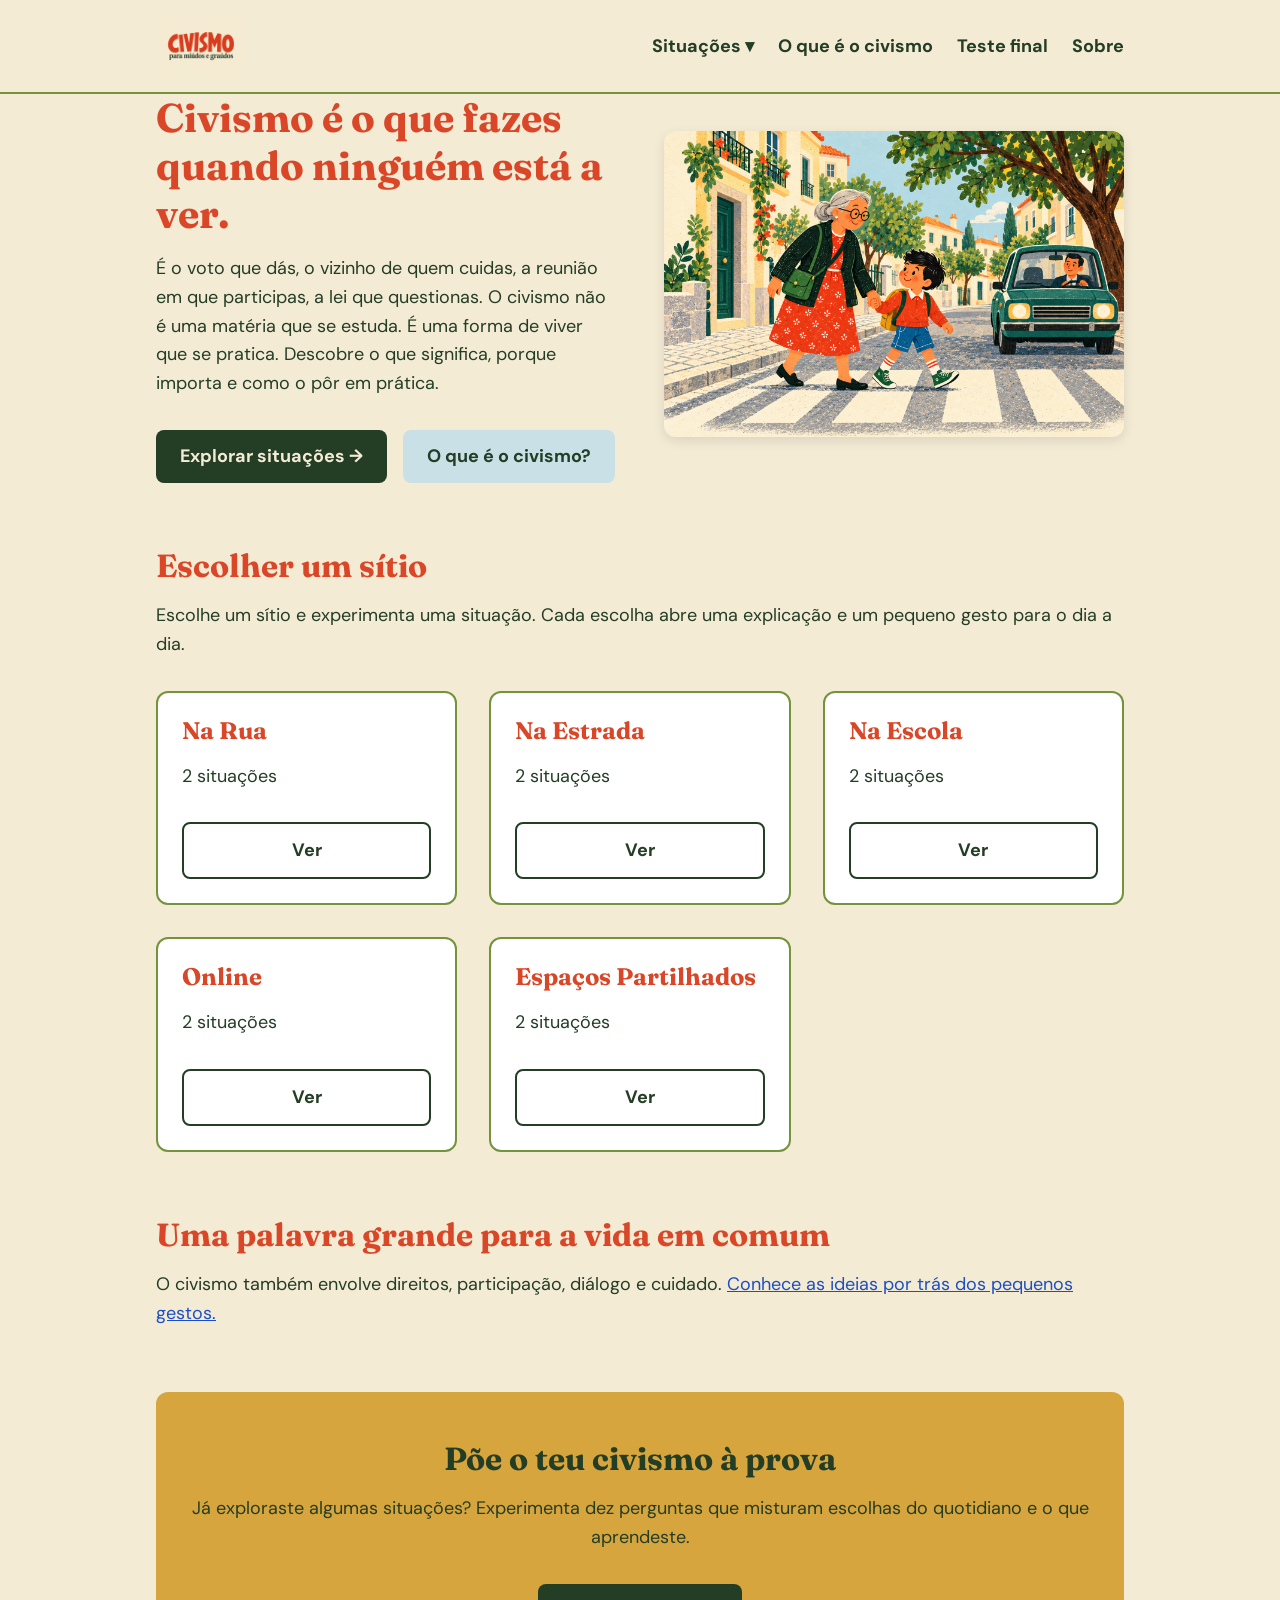
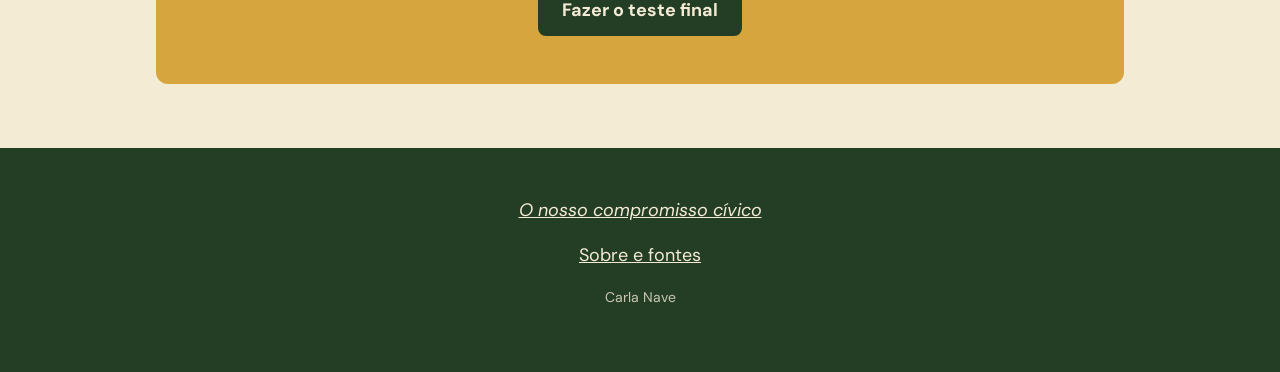
<file: index.html>
<!DOCTYPE html>
<html lang="pt-PT">
<head>
  <meta charset="UTF-8">
  <meta name="viewport" content="width=device-width, initial-scale=1.0">
  <title>Civismo - Início</title>
  <link rel="stylesheet" href="css/estilos.css">
</head>
<body>

  <header>
    <div class="container header-content">
      <a href="index.html" class="logo"><img src="imagens/logo-civismo.png" alt="Logótipo Civismo para miúdos e graúdos"></a>
      <button class="menu-toggle" aria-expanded="false" aria-controls="menu-principal">Menu</button>
      <nav>
        <ul id="menu-principal">
          <li>
            <button class="submenu-toggle" aria-expanded="false" aria-controls="submenu-situacoes">Situações</button>
            <ul class="submenu" id="submenu-situacoes">
              <li><a href="na-rua.html">Na Rua</a></li>
              <li><a href="na-estrada.html">Na Estrada</a></li>
              <li><a href="na-escola.html">Na Escola</a></li>
              <li><a href="online.html">Online</a></li>
              <li><a href="espacos-partilhados.html">Espaços Partilhados</a></li>
            </ul>
          </li>
          <li><a href="o-que-e-civismo.html">O que é o civismo</a></li>
          <li><a href="teste-final.html">Teste final</a></li>
          <li><a href="sobre.html">Sobre</a></li>
        </ul>
      </nav>
    </div>
  </header>

  <main class="container">
    <section class="hero">
      <div>
        <h1>Civismo é o que fazes quando ninguém está a ver.</h1>
        <p>É o voto que dás, o vizinho de quem cuidas, a reunião em que participas, a lei que questionas. O civismo não é uma matéria que se estuda. É uma forma de viver que se pratica. Descobre o que significa, porque importa e como o pôr em prática.</p>
        <div class="hero-botoes">
          <a href="situacoes.html" class="btn btn-verde">Explorar situações →</a>
          <a href="o-que-e-civismo.html" class="btn btn-azul">O que é o civismo?</a>
        </div>
      </div>
      <div>
        <img src="imagens/hero-atravessar.png" alt="Um menino ajuda uma senhora mais velha a atravessar a estrada na passadeira.">
      </div>
    </section>

    <section>
      <h2>Escolher um sítio</h2>
      <p>Escolhe um sítio e experimenta uma situação. Cada escolha abre uma explicação e um pequeno gesto para o dia a dia.</p>
      <div class="grelha-cartoes">
        <div class="cartao">
          <div><h3>Na Rua</h3><p>2 situações</p></div>
          <a href="na-rua.html" class="btn btn-outline" style="margin-top:1rem;">Ver</a>
        </div>
        <div class="cartao">
          <div><h3>Na Estrada</h3><p>2 situações</p></div>
          <a href="na-estrada.html" class="btn btn-outline" style="margin-top:1rem;">Ver</a>
        </div>
        <div class="cartao">
          <div><h3>Na Escola</h3><p>2 situações</p></div>
          <a href="na-escola.html" class="btn btn-outline" style="margin-top:1rem;">Ver</a>
        </div>
        <div class="cartao">
          <div><h3>Online</h3><p>2 situações</p></div>
          <a href="online.html" class="btn btn-outline" style="margin-top:1rem;">Ver</a>
        </div>
        <div class="cartao">
          <div><h3>Espaços Partilhados</h3><p>2 situações</p></div>
          <a href="espacos-partilhados.html" class="btn btn-outline" style="margin-top:1rem;">Ver</a>
        </div>
      </div>
    </section>

    <section style="margin-top: 4rem;">
      <h2>Uma palavra grande para a vida em comum</h2>
      <p>O civismo também envolve direitos, participação, diálogo e cuidado. <a href="o-que-e-civismo.html">Conhece as ideias por trás dos pequenos gestos.</a></p>
    </section>

    <section style="margin-top: 4rem; text-align: center; background: var(--mostarda); padding: 3rem 1rem; border-radius: 12px;">
      <h2 style="color: var(--verde-tinta);">Põe o teu civismo à prova</h2>
      <p>Já exploraste algumas situações? Experimenta dez perguntas que misturam escolhas do quotidiano e o que aprendeste.</p>
      <a href="teste-final.html" class="btn btn-verde" style="margin-top: 1rem;">Fazer o teste final</a>
    </section>
  </main>

  <footer>
    <div class="container">
      <p class="compromisso"><a href="o-que-e-civismo.html#compromisso">O nosso compromisso cívico</a></p>
      <p><a href="sobre.html#fontes">Sobre e fontes</a></p>
      <p class="creditos">Carla Nave</p>
    </div>
  </footer>

  <script src="js/menu.js"></script>
</body>
</html>
</file>
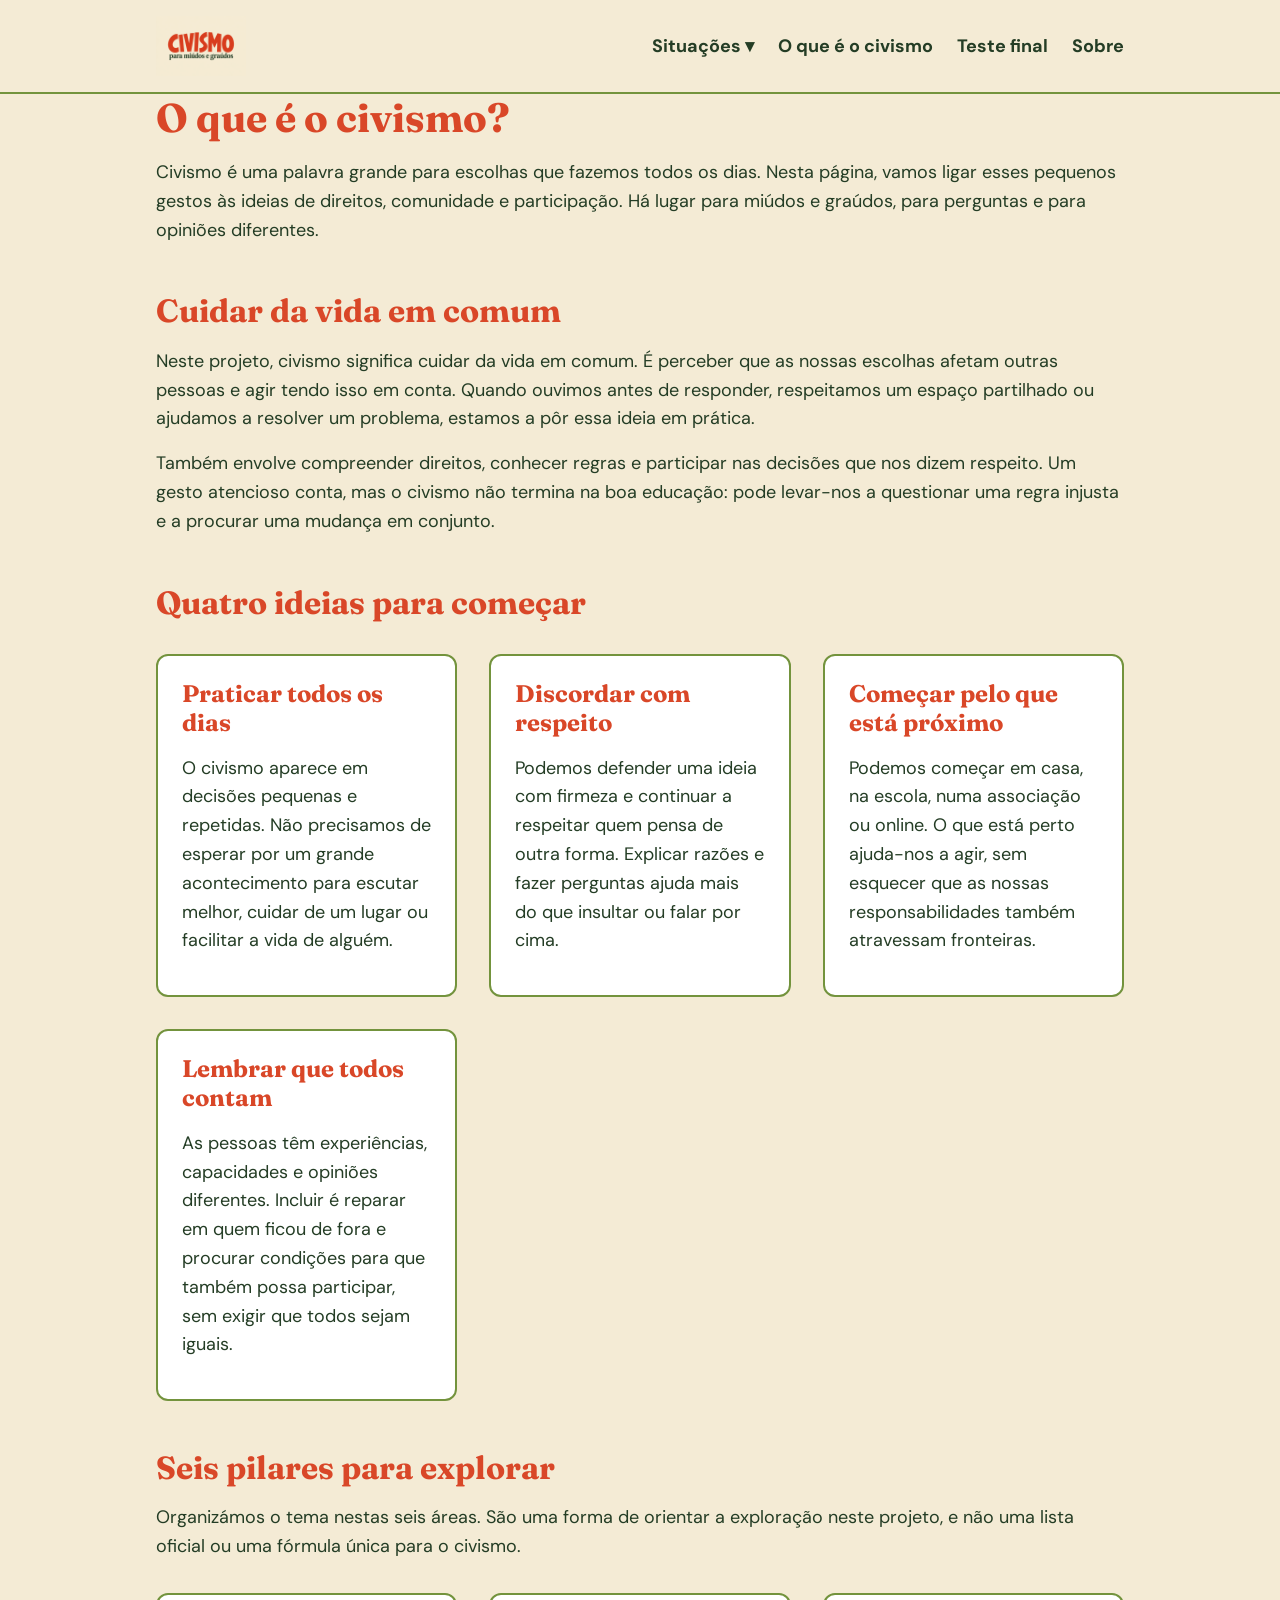
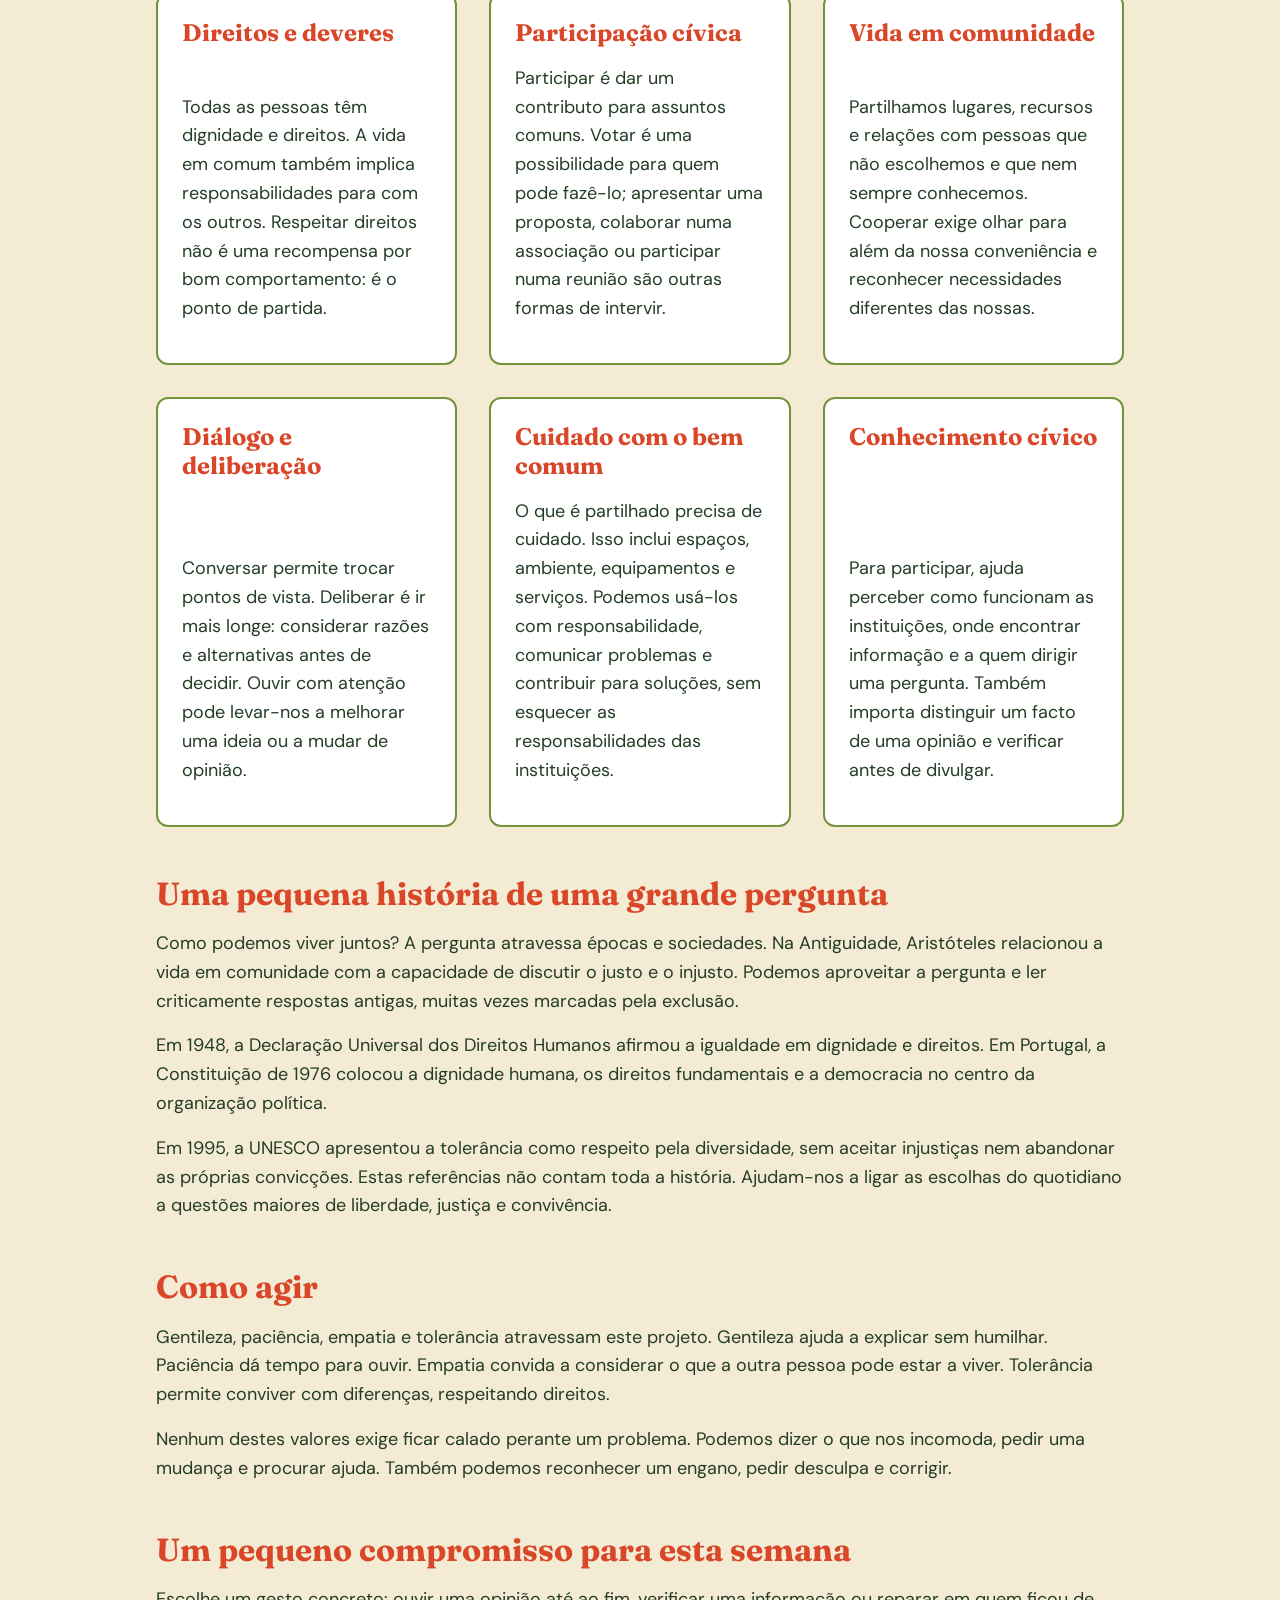
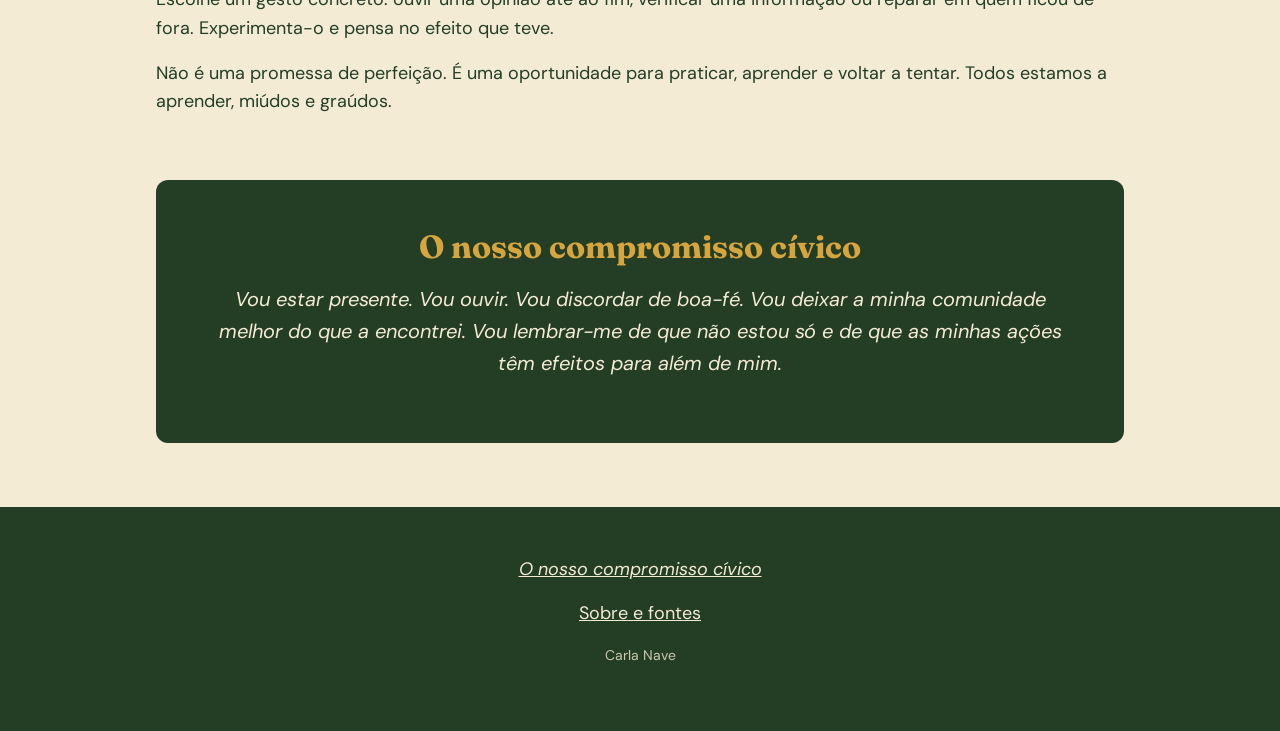
<file: o-que-e-civismo.html>
<!DOCTYPE html>
<html lang="pt-PT">
<head>
  <meta charset="UTF-8">
  <meta name="viewport" content="width=device-width, initial-scale=1.0">
  <title>Civismo - O que é o civismo</title>
  <link rel="stylesheet" href="css/estilos.css">
</head>
<body>

  <header>
    <div class="container header-content">
      <a href="index.html" class="logo"><img src="imagens/logo-civismo.png" alt="Logótipo Civismo para miúdos e graúdos"></a>
      <button class="menu-toggle" aria-expanded="false" aria-controls="menu-principal">Menu</button>
      <nav>
        <ul id="menu-principal">
          <li>
            <button class="submenu-toggle" aria-expanded="false" aria-controls="submenu-situacoes">Situações</button>
            <ul class="submenu" id="submenu-situacoes">
              <li><a href="na-rua.html">Na Rua</a></li>
              <li><a href="na-estrada.html">Na Estrada</a></li>
              <li><a href="na-escola.html">Na Escola</a></li>
              <li><a href="online.html">Online</a></li>
              <li><a href="espacos-partilhados.html">Espaços Partilhados</a></li>
            </ul>
          </li>
          <li><a href="o-que-e-civismo.html">O que é o civismo</a></li>
          <li><a href="teste-final.html">Teste final</a></li>
          <li><a href="sobre.html">Sobre</a></li>
        </ul>
      </nav>
    </div>
  </header>

  <main class="container">
    <h1>O que é o civismo?</h1>
    <p>Civismo é uma palavra grande para escolhas que fazemos todos os dias. Nesta página, vamos ligar esses pequenos gestos às ideias de direitos, comunidade e participação. Há lugar para miúdos e graúdos, para perguntas e para opiniões diferentes.</p>

    <section style="margin-top: 3rem;">
      <h2>Cuidar da vida em comum</h2>
      <p>Neste projeto, civismo significa cuidar da vida em comum. É perceber que as nossas escolhas afetam outras pessoas e agir tendo isso em conta. Quando ouvimos antes de responder, respeitamos um espaço partilhado ou ajudamos a resolver um problema, estamos a pôr essa ideia em prática.</p>
      <p>Também envolve compreender direitos, conhecer regras e participar nas decisões que nos dizem respeito. Um gesto atencioso conta, mas o civismo não termina na boa educação: pode levar-nos a questionar uma regra injusta e a procurar uma mudança em conjunto.</p>
    </section>

    <section style="margin-top: 3rem;">
      <h2>Quatro ideias para começar</h2>
      <div class="grelha-cartoes">
        <div class="cartao"><h3>Praticar todos os dias</h3><p>O civismo aparece em decisões pequenas e repetidas. Não precisamos de esperar por um grande acontecimento para escutar melhor, cuidar de um lugar ou facilitar a vida de alguém.</p></div>
        <div class="cartao"><h3>Discordar com respeito</h3><p>Podemos defender uma ideia com firmeza e continuar a respeitar quem pensa de outra forma. Explicar razões e fazer perguntas ajuda mais do que insultar ou falar por cima.</p></div>
        <div class="cartao"><h3>Começar pelo que está próximo</h3><p>Podemos começar em casa, na escola, numa associação ou online. O que está perto ajuda-nos a agir, sem esquecer que as nossas responsabilidades também atravessam fronteiras.</p></div>
        <div class="cartao"><h3>Lembrar que todos contam</h3><p>As pessoas têm experiências, capacidades e opiniões diferentes. Incluir é reparar em quem ficou de fora e procurar condições para que também possa participar, sem exigir que todos sejam iguais.</p></div>
      </div>
    </section>

    <section style="margin-top: 3rem;">
      <h2>Seis pilares para explorar</h2>
      <p>Organizámos o tema nestas seis áreas. São uma forma de orientar a exploração neste projeto, e não uma lista oficial ou uma fórmula única para o civismo.</p>
      <div class="grelha-cartoes">
        <div class="cartao"><h3>Direitos e deveres</h3><p>Todas as pessoas têm dignidade e direitos. A vida em comum também implica responsabilidades para com os outros. Respeitar direitos não é uma recompensa por bom comportamento: é o ponto de partida.</p></div>
        <div class="cartao"><h3>Participação cívica</h3><p>Participar é dar um contributo para assuntos comuns. Votar é uma possibilidade para quem pode fazê-lo; apresentar uma proposta, colaborar numa associação ou participar numa reunião são outras formas de intervir.</p></div>
        <div class="cartao"><h3>Vida em comunidade</h3><p>Partilhamos lugares, recursos e relações com pessoas que não escolhemos e que nem sempre conhecemos. Cooperar exige olhar para além da nossa conveniência e reconhecer necessidades diferentes das nossas.</p></div>
        <div class="cartao"><h3>Diálogo e deliberação</h3><p>Conversar permite trocar pontos de vista. Deliberar é ir mais longe: considerar razões e alternativas antes de decidir. Ouvir com atenção pode levar-nos a melhorar uma ideia ou a mudar de opinião.</p></div>
        <div class="cartao"><h3>Cuidado com o bem comum</h3><p>O que é partilhado precisa de cuidado. Isso inclui espaços, ambiente, equipamentos e serviços. Podemos usá-los com responsabilidade, comunicar problemas e contribuir para soluções, sem esquecer as responsabilidades das instituições.</p></div>
        <div class="cartao"><h3>Conhecimento cívico</h3><p>Para participar, ajuda perceber como funcionam as instituições, onde encontrar informação e a quem dirigir uma pergunta. Também importa distinguir um facto de uma opinião e verificar antes de divulgar.</p></div>
      </div>
    </section>

    <section style="margin-top: 3rem;">
      <h2>Uma pequena história de uma grande pergunta</h2>
      <p>Como podemos viver juntos? A pergunta atravessa épocas e sociedades. Na Antiguidade, Aristóteles relacionou a vida em comunidade com a capacidade de discutir o justo e o injusto. Podemos aproveitar a pergunta e ler criticamente respostas antigas, muitas vezes marcadas pela exclusão.</p>
      <p>Em 1948, a Declaração Universal dos Direitos Humanos afirmou a igualdade em dignidade e direitos. Em Portugal, a Constituição de 1976 colocou a dignidade humana, os direitos fundamentais e a democracia no centro da organização política.</p>
      <p>Em 1995, a UNESCO apresentou a tolerância como respeito pela diversidade, sem aceitar injustiças nem abandonar as próprias convicções. Estas referências não contam toda a história. Ajudam-nos a ligar as escolhas do quotidiano a questões maiores de liberdade, justiça e convivência.</p>
    </section>

    <section style="margin-top: 3rem;">
      <h2>Como agir</h2>
      <p>Gentileza, paciência, empatia e tolerância atravessam este projeto. Gentileza ajuda a explicar sem humilhar. Paciência dá tempo para ouvir. Empatia convida a considerar o que a outra pessoa pode estar a viver. Tolerância permite conviver com diferenças, respeitando direitos.</p>
      <p>Nenhum destes valores exige ficar calado perante um problema. Podemos dizer o que nos incomoda, pedir uma mudança e procurar ajuda. Também podemos reconhecer um engano, pedir desculpa e corrigir.</p>
    </section>

    <section style="margin-top: 3rem;">
      <h2>Um pequeno compromisso para esta semana</h2>
      <p>Escolhe um gesto concreto: ouvir uma opinião até ao fim, verificar uma informação ou reparar em quem ficou de fora. Experimenta-o e pensa no efeito que teve.</p>
      <p>Não é uma promessa de perfeição. É uma oportunidade para praticar, aprender e voltar a tentar. Todos estamos a aprender, miúdos e graúdos.</p>
    </section>

    <section id="compromisso" style="margin-top: 4rem; background: var(--verde-tinta); color: var(--creme); padding: 3rem; border-radius: 12px; text-align: center;">
      <h2 style="color: var(--mostarda);">O nosso compromisso cívico</h2>
      <p style="font-size: 1.25rem; font-style: italic;">Vou estar presente. Vou ouvir. Vou discordar de boa-fé. Vou deixar a minha comunidade melhor do que a encontrei. Vou lembrar-me de que não estou só e de que as minhas ações têm efeitos para além de mim.</p>
    </section>
  </main>

  <footer>
    <div class="container">
      <p class="compromisso"><a href="o-que-e-civismo.html#compromisso">O nosso compromisso cívico</a></p>
      <p><a href="sobre.html#fontes">Sobre e fontes</a></p>
      <p class="creditos">Carla Nave</p>
    </div>
  </footer>

  <script src="js/menu.js"></script>
</body>
</html>
</file>
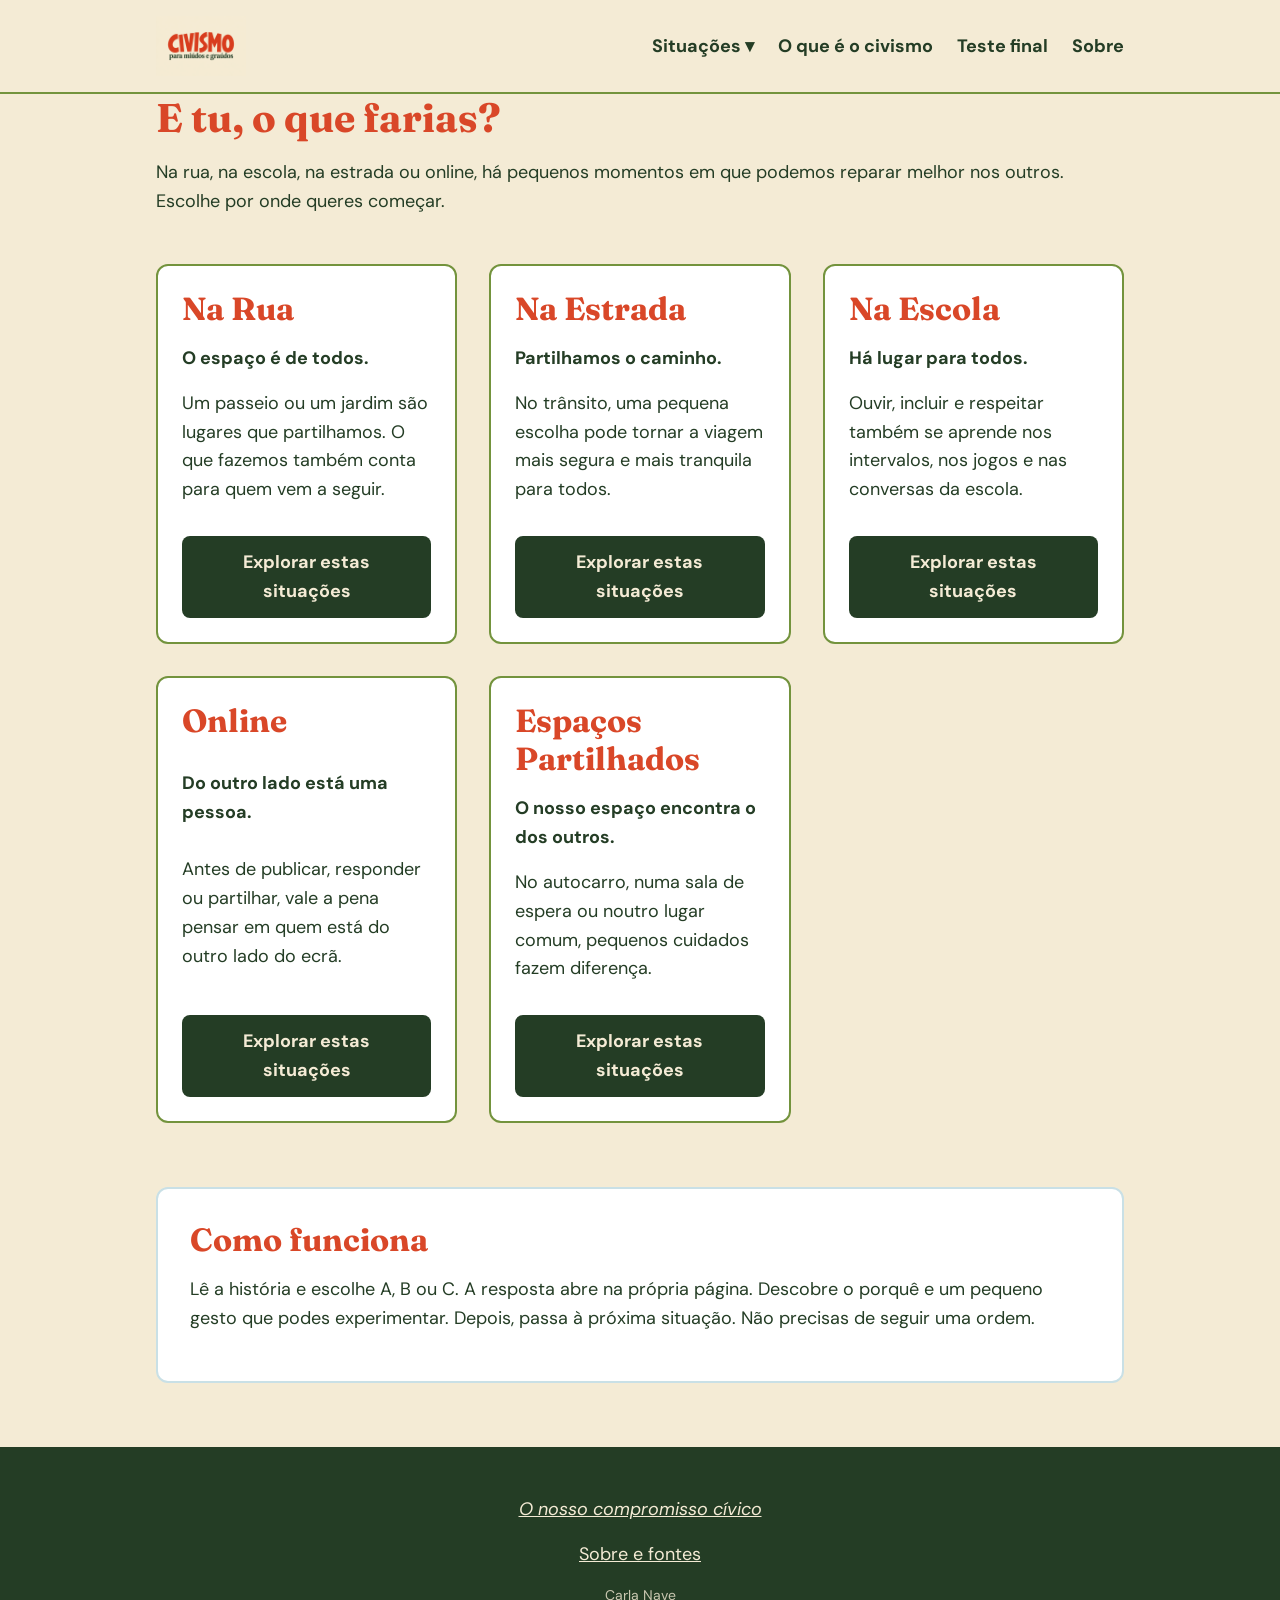
<file: situacoes.html>
<!DOCTYPE html>
<html lang="pt-PT">
<head>
  <meta charset="UTF-8">
  <meta name="viewport" content="width=device-width, initial-scale=1.0">
  <title>Civismo - Situações</title>
  <link rel="stylesheet" href="css/estilos.css">
</head>
<body>

  <header>
    <div class="container header-content">
      <a href="index.html" class="logo"><img src="imagens/logo-civismo.png" alt="Logótipo Civismo para miúdos e graúdos"></a>
      <button class="menu-toggle" aria-expanded="false" aria-controls="menu-principal">Menu</button>
      <nav>
        <ul id="menu-principal">
          <li>
            <button class="submenu-toggle" aria-expanded="false" aria-controls="submenu-situacoes">Situações</button>
            <ul class="submenu" id="submenu-situacoes">
              <li><a href="na-rua.html">Na Rua</a></li>
              <li><a href="na-estrada.html">Na Estrada</a></li>
              <li><a href="na-escola.html">Na Escola</a></li>
              <li><a href="online.html">Online</a></li>
              <li><a href="espacos-partilhados.html">Espaços Partilhados</a></li>
            </ul>
          </li>
          <li><a href="o-que-e-civismo.html">O que é o civismo</a></li>
          <li><a href="teste-final.html">Teste final</a></li>
          <li><a href="sobre.html">Sobre</a></li>
        </ul>
      </nav>
    </div>
  </header>

  <main class="container">
    <h1>E tu, o que farias?</h1>
    <p>Na rua, na escola, na estrada ou online, há pequenos momentos em que podemos reparar melhor nos outros. Escolhe por onde queres começar.</p>

    <div class="grelha-cartoes" style="margin-top: 3rem;">
      <div class="cartao">
        <h2>Na Rua</h2>
        <p><strong>O espaço é de todos.</strong></p>
        <p>Um passeio ou um jardim são lugares que partilhamos. O que fazemos também conta para quem vem a seguir.</p>
        <a href="na-rua.html" class="btn btn-verde" style="margin-top:1rem;">Explorar estas situações</a>
      </div>
      <div class="cartao">
        <h2>Na Estrada</h2>
        <p><strong>Partilhamos o caminho.</strong></p>
        <p>No trânsito, uma pequena escolha pode tornar a viagem mais segura e mais tranquila para todos.</p>
        <a href="na-estrada.html" class="btn btn-verde" style="margin-top:1rem;">Explorar estas situações</a>
      </div>
      <div class="cartao">
        <h2>Na Escola</h2>
        <p><strong>Há lugar para todos.</strong></p>
        <p>Ouvir, incluir e respeitar também se aprende nos intervalos, nos jogos e nas conversas da escola.</p>
        <a href="na-escola.html" class="btn btn-verde" style="margin-top:1rem;">Explorar estas situações</a>
      </div>
      <div class="cartao">
        <h2>Online</h2>
        <p><strong>Do outro lado está uma pessoa.</strong></p>
        <p>Antes de publicar, responder ou partilhar, vale a pena pensar em quem está do outro lado do ecrã.</p>
        <a href="online.html" class="btn btn-verde" style="margin-top:1rem;">Explorar estas situações</a>
      </div>
      <div class="cartao">
        <h2>Espaços Partilhados</h2>
        <p><strong>O nosso espaço encontra o dos outros.</strong></p>
        <p>No autocarro, numa sala de espera ou noutro lugar comum, pequenos cuidados fazem diferença.</p>
        <a href="espacos-partilhados.html" class="btn btn-verde" style="margin-top:1rem;">Explorar estas situações</a>
      </div>
    </div>

    <section style="margin-top: 4rem; background: #fff; padding: 2rem; border-radius: 12px; border: 2px solid var(--azul-claro);">
      <h2>Como funciona</h2>
      <p>Lê a história e escolhe A, B ou C. A resposta abre na própria página. Descobre o porquê e um pequeno gesto que podes experimentar. Depois, passa à próxima situação. Não precisas de seguir uma ordem.</p>
    </section>
  </main>

  <footer>
    <div class="container">
      <p class="compromisso"><a href="o-que-e-civismo.html#compromisso">O nosso compromisso cívico</a></p>
      <p><a href="sobre.html#fontes">Sobre e fontes</a></p>
      <p class="creditos">Carla Nave</p>
    </div>
  </footer>

  <script src="js/menu.js"></script>
</body>
</html>
</file>
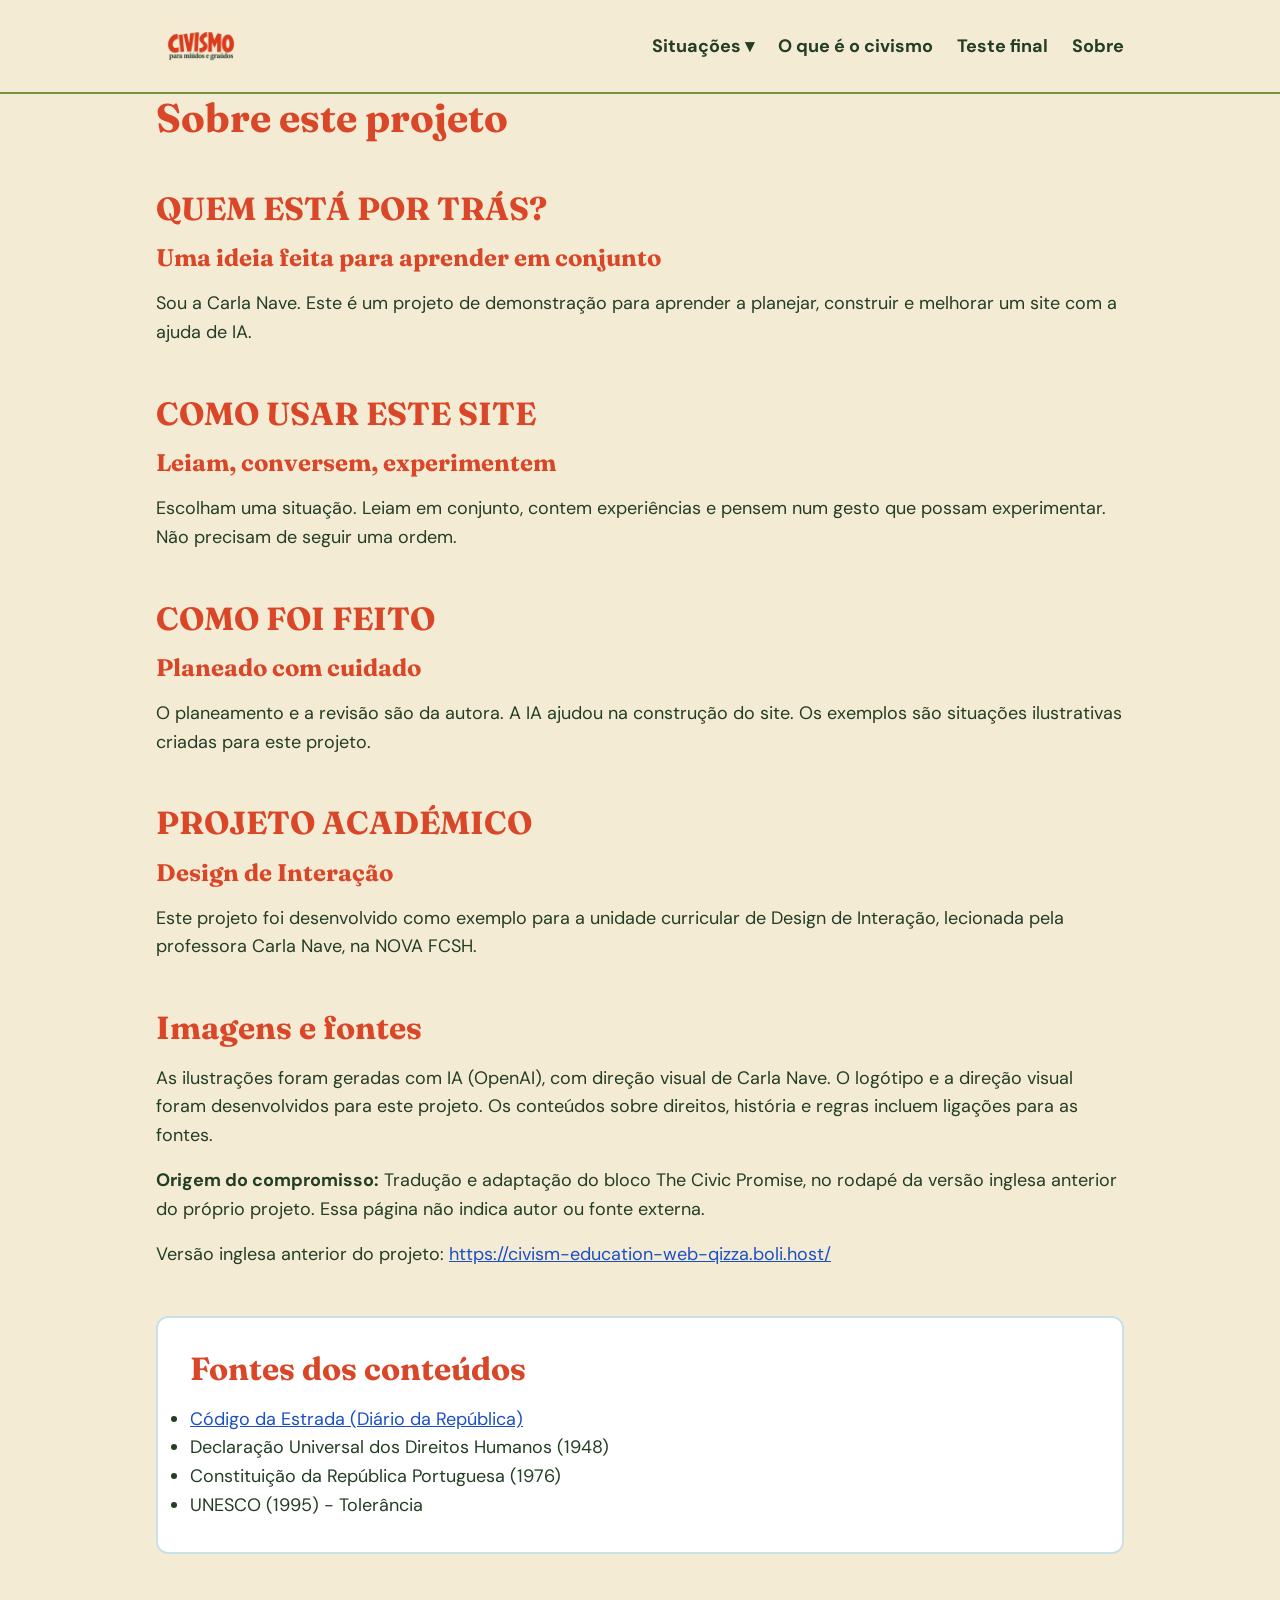
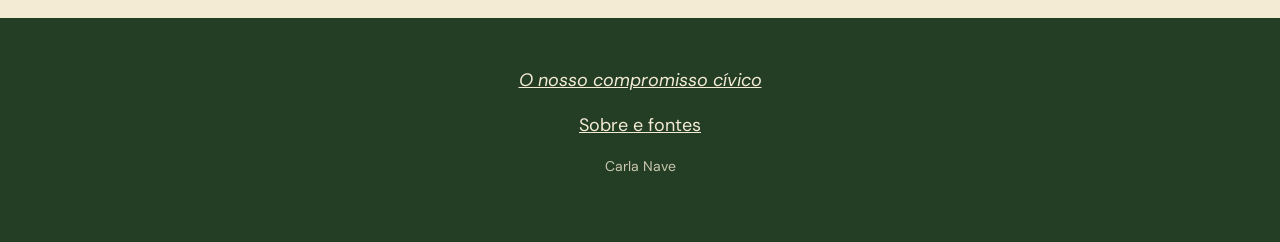
<file: sobre.html>
<!DOCTYPE html>
<html lang="pt-PT">
<head>
  <meta charset="UTF-8">
  <meta name="viewport" content="width=device-width, initial-scale=1.0">
  <title>Civismo - Sobre</title>
  <link rel="stylesheet" href="css/estilos.css">
</head>
<body>

  <header>
    <div class="container header-content">
      <a href="index.html" class="logo"><img src="imagens/logo-civismo.png" alt="Logótipo Civismo para miúdos e graúdos"></a>
      <button class="menu-toggle" aria-expanded="false" aria-controls="menu-principal">Menu</button>
      <nav>
        <ul id="menu-principal">
          <li>
            <button class="submenu-toggle" aria-expanded="false" aria-controls="submenu-situacoes">Situações</button>
            <ul class="submenu" id="submenu-situacoes">
              <li><a href="na-rua.html">Na Rua</a></li>
              <li><a href="na-estrada.html">Na Estrada</a></li>
              <li><a href="na-escola.html">Na Escola</a></li>
              <li><a href="online.html">Online</a></li>
              <li><a href="espacos-partilhados.html">Espaços Partilhados</a></li>
            </ul>
          </li>
          <li><a href="o-que-e-civismo.html">O que é o civismo</a></li>
          <li><a href="teste-final.html">Teste final</a></li>
          <li><a href="sobre.html">Sobre</a></li>
        </ul>
      </nav>
    </div>
  </header>

  <main class="container">
    <h1>Sobre este projeto</h1>

    <section style="margin-top: 3rem;">
      <h2>QUEM ESTÁ POR TRÁS?</h2>
      <h3>Uma ideia feita para aprender em conjunto</h3>
      <p>Sou a Carla Nave. Este é um projeto de demonstração para aprender a planejar, construir e melhorar um site com a ajuda de IA.</p>
    </section>

    <section style="margin-top: 3rem;">
      <h2>COMO USAR ESTE SITE</h2>
      <h3>Leiam, conversem, experimentem</h3>
      <p>Escolham uma situação. Leiam em conjunto, contem experiências e pensem num gesto que possam experimentar. Não precisam de seguir uma ordem.</p>
    </section>

    <section style="margin-top: 3rem;">
      <h2>COMO FOI FEITO</h2>
      <h3>Planeado com cuidado</h3>
      <p>O planeamento e a revisão são da autora. A IA ajudou na construção do site. Os exemplos são situações ilustrativas criadas para este projeto.</p>
    </section>

    <section style="margin-top: 3rem;">
      <h2>PROJETO ACADÉMICO</h2>
      <h3>Design de Interação</h3>
      <p>Este projeto foi desenvolvido como exemplo para a unidade curricular de Design de Interação, lecionada pela professora Carla Nave, na NOVA FCSH.</p>
    </section>

    <section style="margin-top: 3rem;">
      <h2>Imagens e fontes</h2>
      <p>As ilustrações foram geradas com IA (OpenAI), com direção visual de Carla Nave. O logótipo e a direção visual foram desenvolvidos para este projeto. Os conteúdos sobre direitos, história e regras incluem ligações para as fontes.</p>
      <p><strong>Origem do compromisso:</strong> Tradução e adaptação do bloco The Civic Promise, no rodapé da versão inglesa anterior do próprio projeto. Essa página não indica autor ou fonte externa.</p>
      <p>Versão inglesa anterior do projeto: <a href="https://civism-education-web-qizza.boli.host/" target="_blank" rel="noopener">https://civism-education-web-qizza.boli.host/</a></p>
    </section>

    <section id="fontes" style="margin-top: 3rem; background: #fff; padding: 2rem; border-radius: 12px; border: 2px solid var(--azul-claro);">
      <h2>Fontes dos conteúdos</h2>
      <ul>
        <li><a href="https://diariodarepublica.pt/dr/legislacao-consolidada/lei/2013-116041830" target="_blank" rel="noopener">Código da Estrada (Diário da República)</a></li>
        <li>Declaração Universal dos Direitos Humanos (1948)</li>
        <li>Constituição da República Portuguesa (1976)</li>
        <li>UNESCO (1995) - Tolerância</li>
      </ul>
    </section>
  </main>

  <footer>
    <div class="container">
      <p class="compromisso"><a href="o-que-e-civismo.html#compromisso">O nosso compromisso cívico</a></p>
      <p><a href="sobre.html#fontes">Sobre e fontes</a></p>
      <p class="creditos">Carla Nave</p>
    </div>
  </footer>

  <script src="js/menu.js"></script>
</body>
</html>
</file>
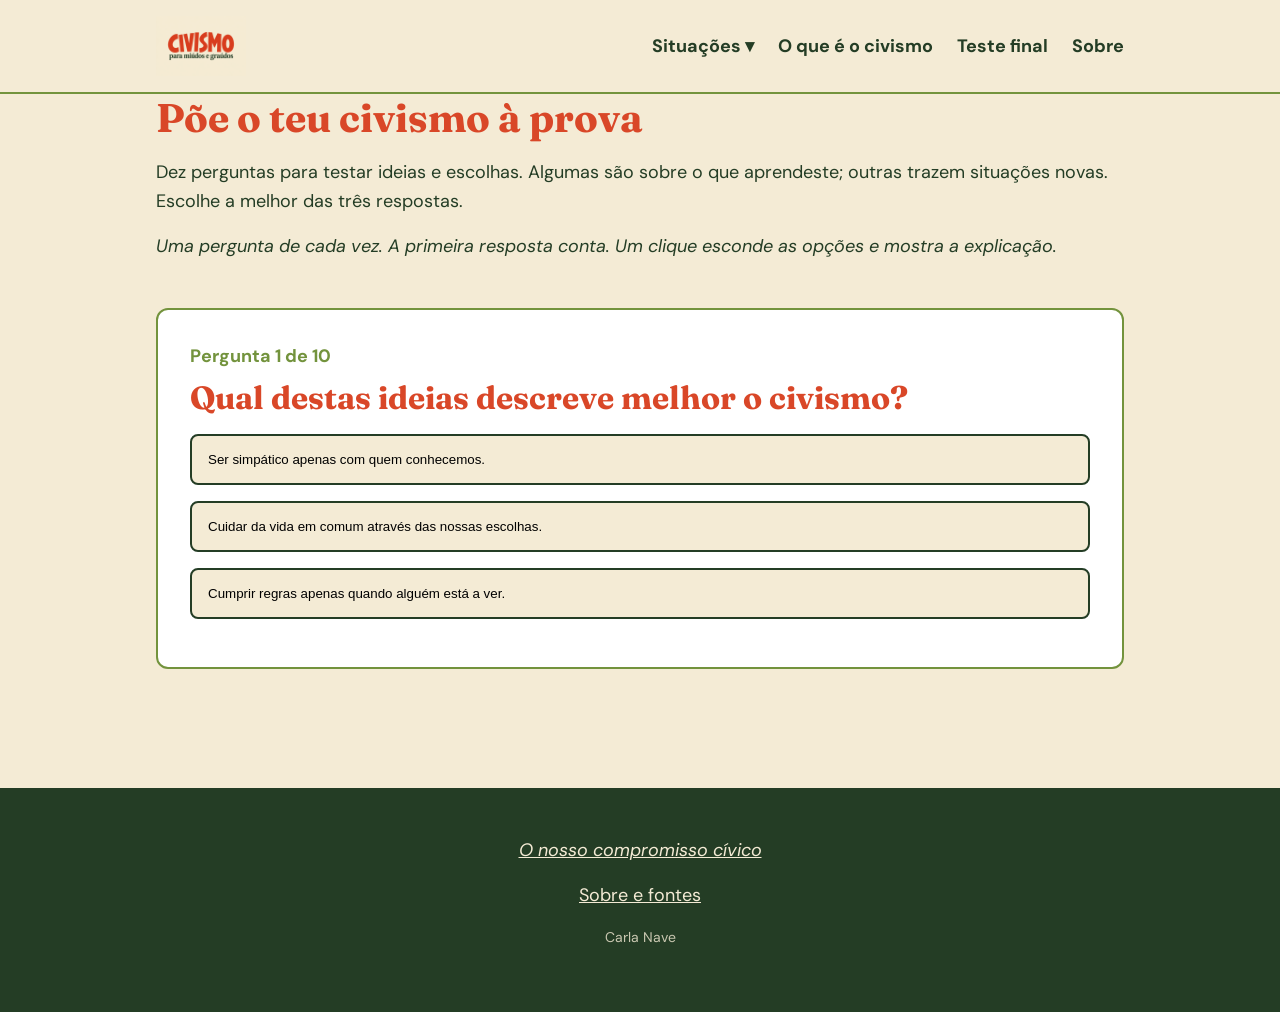
<file: teste-final.html>
<!DOCTYPE html>
<html lang="pt-PT">
<head>
  <meta charset="UTF-8">
  <meta name="viewport" content="width=device-width, initial-scale=1.0">
  <title>Civismo - Teste final</title>
  <link rel="stylesheet" href="css/estilos.css">
</head>
<body>

  <header>
    <div class="container header-content">
      <a href="index.html" class="logo"><img src="imagens/logo-civismo.png" alt="Logótipo Civismo para miúdos e graúdos"></a>
      <button class="menu-toggle" aria-expanded="false" aria-controls="menu-principal">Menu</button>
      <nav>
        <ul id="menu-principal">
          <li>
            <button class="submenu-toggle" aria-expanded="false" aria-controls="submenu-situacoes">Situações</button>
            <ul class="submenu" id="submenu-situacoes">
              <li><a href="na-rua.html">Na Rua</a></li>
              <li><a href="na-estrada.html">Na Estrada</a></li>
              <li><a href="na-escola.html">Na Escola</a></li>
              <li><a href="online.html">Online</a></li>
              <li><a href="espacos-partilhados.html">Espaços Partilhados</a></li>
            </ul>
          </li>
          <li><a href="o-que-e-civismo.html">O que é o civismo</a></li>
          <li><a href="teste-final.html">Teste final</a></li>
          <li><a href="sobre.html">Sobre</a></li>
        </ul>
      </nav>
    </div>
  </header>

  <main class="container">
    <h1>Põe o teu civismo à prova</h1>
    <p>Dez perguntas para testar ideias e escolhas. Algumas são sobre o que aprendeste; outras trazem situações novas. Escolhe a melhor das três respostas.</p>
    <p><em>Uma pergunta de cada vez. A primeira resposta conta. Um clique esconde as opções e mostra a explicação.</em></p>

    <div id="teste-container" style="margin-top: 3rem;">
      <!-- O conteúdo do teste será injetado pelo JS -->
    </div>
    
    <div id="compromisso-teste" style="display: none; margin-top: 4rem; background: var(--verde-tinta); color: var(--creme); padding: 3rem; border-radius: 12px; text-align: center;">
      <h2 style="color: var(--mostarda);">O nosso compromisso cívico</h2>
      <p style="font-size: 1.25rem; font-style: italic;">Vou estar presente. Vou ouvir. Vou discordar de boa-fé. Vou deixar a minha comunidade melhor do que a encontrei. Vou lembrar-me de que não estou só e de que as minhas ações têm efeitos para além de mim.</p>
    </div>
  </main>

  <footer>
    <div class="container">
      <p class="compromisso"><a href="o-que-e-civismo.html#compromisso">O nosso compromisso cívico</a></p>
      <p><a href="sobre.html#fontes">Sobre e fontes</a></p>
      <p class="creditos">Carla Nave</p>
    </div>
  </footer>

  <script src="js/menu.js"></script>
  <script src="js/teste.js"></script>
  <script>
    // Mostrar o compromisso no final do teste
    const observer = new MutationObserver(() => {
      const resultado = document.querySelector('.resultado-teste');
      if (resultado) {
        document.getElementById('compromisso-teste').style.display = 'block';
        observer.disconnect();
      }
    });
    observer.observe(document.getElementById('teste-container'), { childList: true, subtree: true });
  </script>
</body>
</html>
</file>
<file: css/estilos.css>
@import url('https://fonts.googleapis.com/css2?family=DM+Sans:wght@400;700&family=Fraunces:wght@700&display=swap');

:root {
  --creme: #F4EBD5;
  --verde-tinta: #243D25;
  --verde-folha: #73933D;
  --tomate: #D94728;
  --mostarda: #D7A53D;
  --azul-claro: #C9E0E6;
  --link: #1B4FC4;
  --font-titulo: 'Fraunces', serif;
  --font-texto: 'DM Sans', sans-serif;
}

* {
  box-sizing: border-box;
  margin: 0;
  padding: 0;
}

body {
  background-color: var(--creme);
  color: var(--verde-tinta);
  font-family: var(--font-texto);
  font-size: 1.125rem;
  line-height: 1.6;
  -webkit-font-smoothing: antialiased;
}

h1, h2, h3, h4 {
  font-family: var(--font-titulo);
  color: var(--tomate);
  line-height: 1.2;
  margin-bottom: 1rem;
}

h1 { font-size: 2.5rem; }
h2 { font-size: 2rem; }
h3 { font-size: 1.5rem; }

p { margin-bottom: 1rem; }

a {
  color: var(--link);
  text-decoration: underline;
}

a:focus-visible, button:focus-visible {
  outline: 3px solid var(--verde-tinta);
  outline-offset: 4px;
}

/* Layout */
.container {
  max-width: 1000px;
  margin: 0 auto;
  padding: 0 1rem;
}

main {
  padding: 3rem 0;
  min-height: 70vh;
}

/* Header e Menu */
header {
  background-color: var(--creme);
  border-bottom: 2px solid var(--verde-folha);
  padding: 1rem 0;
}

.header-content {
  display: flex;
  justify-content: space-between;
  align-items: center;
  flex-wrap: wrap;
}

.logo img {
  height: 60px;
  width: auto;
  display: block;
}

.menu-toggle {
  display: none;
  background: none;
  border: 2px solid var(--verde-tinta);
  color: var(--verde-tinta);
  padding: 0.5rem 1rem;
  font-family: var(--font-texto);
  font-weight: 700;
  cursor: pointer;
  border-radius: 4px;
}

nav ul {
  list-style: none;
  display: flex;
  gap: 1.5rem;
  align-items: center;
}

nav a, .submenu-toggle {
  text-decoration: none;
  color: var(--verde-tinta);
  font-weight: 700;
  background: none;
  border: none;
  font-family: var(--font-texto);
  font-size: 1.125rem;
  cursor: pointer;
  padding: 0.5rem 0;
}

.submenu-toggle::after {
  content: ' ▾';
}

.submenu {
  display: none;
  position: absolute;
  background: var(--creme);
  border: 2px solid var(--verde-tinta);
  padding: 1rem;
  z-index: 100;
  list-style: none;
  flex-direction: column;
  gap: 0.5rem;
}

.submenu.aberto {
  display: flex;
}

/* Botões */
.btn {
  display: inline-block;
  padding: 0.75rem 1.5rem;
  font-family: var(--font-texto);
  font-weight: 700;
  font-size: 1.125rem;
  text-align: center;
  text-decoration: none;
  border: none;
  border-radius: 8px;
  cursor: pointer;
  min-height: 44px;
  transition: transform 0.1s;
}

.btn:active { transform: scale(0.98); }

.btn-verde { background-color: var(--verde-tinta); color: var(--creme); }
.btn-azul { background-color: var(--azul-claro); color: var(--verde-tinta); }
.btn-mostarda { background-color: var(--mostarda); color: var(--verde-tinta); }
.btn-tomate { background-color: var(--tomate); color: var(--creme); }
.btn-outline { background-color: transparent; border: 2px solid var(--verde-tinta); color: var(--verde-tinta); }

/* Hero P1 */
.hero {
  display: grid;
  grid-template-columns: 1fr 1fr;
  gap: 3rem;
  align-items: center;
  margin-bottom: 4rem;
}

.hero img {
  width: 100%;
  height: auto;
  border-radius: 12px;
  box-shadow: 0 4px 12px rgba(0,0,0,0.1);
}

.hero-botoes {
  display: flex;
  gap: 1rem;
  margin-top: 2rem;
  flex-wrap: wrap;
}

/* Grelhas de Cartões */
.grelha-cartoes {
  display: grid;
  grid-template-columns: repeat(auto-fill, minmax(280px, 1fr));
  gap: 2rem;
  margin-top: 2rem;
}

.cartao {
  background: #fff;
  border: 2px solid var(--verde-folha);
  border-radius: 12px;
  padding: 1.5rem;
  display: flex;
  flex-direction: column;
  justify-content: space-between;
}

/* Contextos P3-P7 */
.contexto-header {
  margin-bottom: 2rem;
}

.progresso {
  font-weight: 700;
  color: var(--verde-folha);
  margin-bottom: 0.5rem;
  display: block;
}

.opcoes {
  display: flex;
  flex-direction: column;
  gap: 1rem;
  margin-top: 1.5rem;
}

.opcao-btn {
  background: #fff;
  border: 2px solid var(--verde-tinta);
  padding: 1.5rem;
  text-align: left;
  border-radius: 8px;
  font-size: 1.125rem;
  cursor: pointer;
  transition: background 0.2s;
}

.opcao-btn:hover { background: var(--azul-claro); }

.resultado {
  display: none;
  background: #fff;
  border-left: 6px solid var(--tomate);
  padding: 1.5rem;
  margin-top: 2rem;
  border-radius: 0 8px 8px 0;
  animation: deslizarBaixo 0.3s ease-out;
}

.resultado.certo { border-left-color: var(--verde-folha); }
.resultado.errado { border-left-color: var(--tomate); }

.resultado img {
  max-width: 100%;
  height: auto;
  border-radius: 8px;
  margin: 1rem 0;
}

.resultado-texto { display: none; }
.resultado-texto.ativo { display: block; }

@keyframes deslizarBaixo {
  from { opacity: 0; transform: translateY(-10px); }
  to { opacity: 1; transform: translateY(0); }
}

@media (prefers-reduced-motion: reduce) {
  .resultado { animation: none; }
}

/* Teste P9 */
.pergunta-container {
  background: #fff;
  padding: 2rem;
  border-radius: 12px;
  border: 2px solid var(--verde-folha);
  margin-bottom: 2rem;
}
.opcao-teste {
  display: block;
  width: 100%;
  background: var(--creme);
  border: 2px solid var(--verde-tinta);
  padding: 1rem;
  margin-bottom: 1rem;
  text-align: left;
  border-radius: 8px;
  cursor: pointer;
}
.opcao-teste:hover { background: var(--azul-claro); }
.explicacao-teste {
  display: none;
  margin-top: 1rem;
  padding: 1rem;
  background: var(--azul-claro);
  border-radius: 8px;
}

/* Footer */
footer {
  background-color: var(--verde-tinta);
  color: var(--creme);
  padding: 3rem 0;
  text-align: center;
  margin-top: 4rem;
}
footer a { color: var(--creme); text-decoration: underline; }
footer .compromisso { margin-bottom: 1rem; font-style: italic; }
footer .creditos { font-size: 0.875rem; margin-top: 1rem; opacity: 0.8; }

/* Responsividade */
@media (max-width: 768px) {
  .hero { grid-template-columns: 1fr; }
  .menu-toggle { display: block; }
  nav ul {
    display: none;
    flex-direction: column;
    width: 100%;
    align-items: flex-start;
    margin-top: 1rem;
  }
  nav ul.aberto { display: flex; }
  .submenu { position: static; border: none; padding-left: 1rem; }
  .hero-botoes { flex-direction: column; }
  .btn { width: 100%; }
}
</file>
